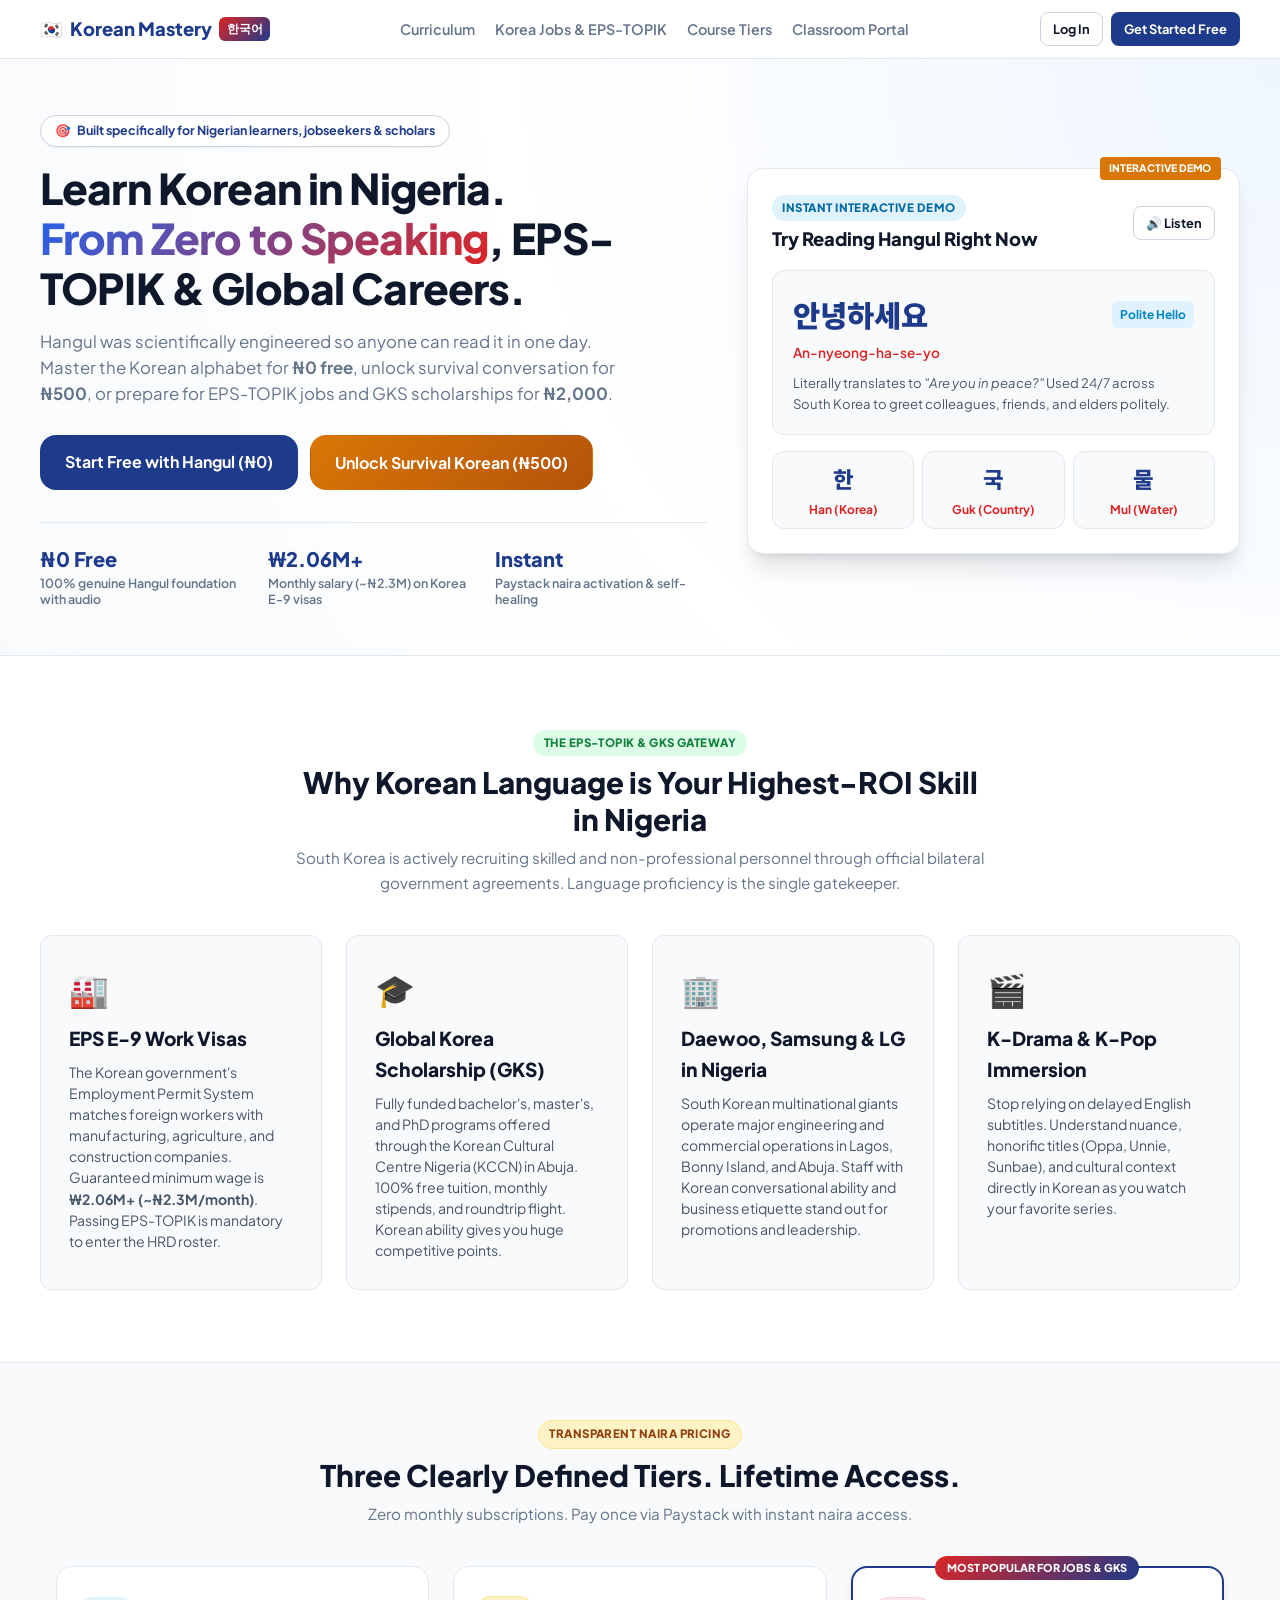
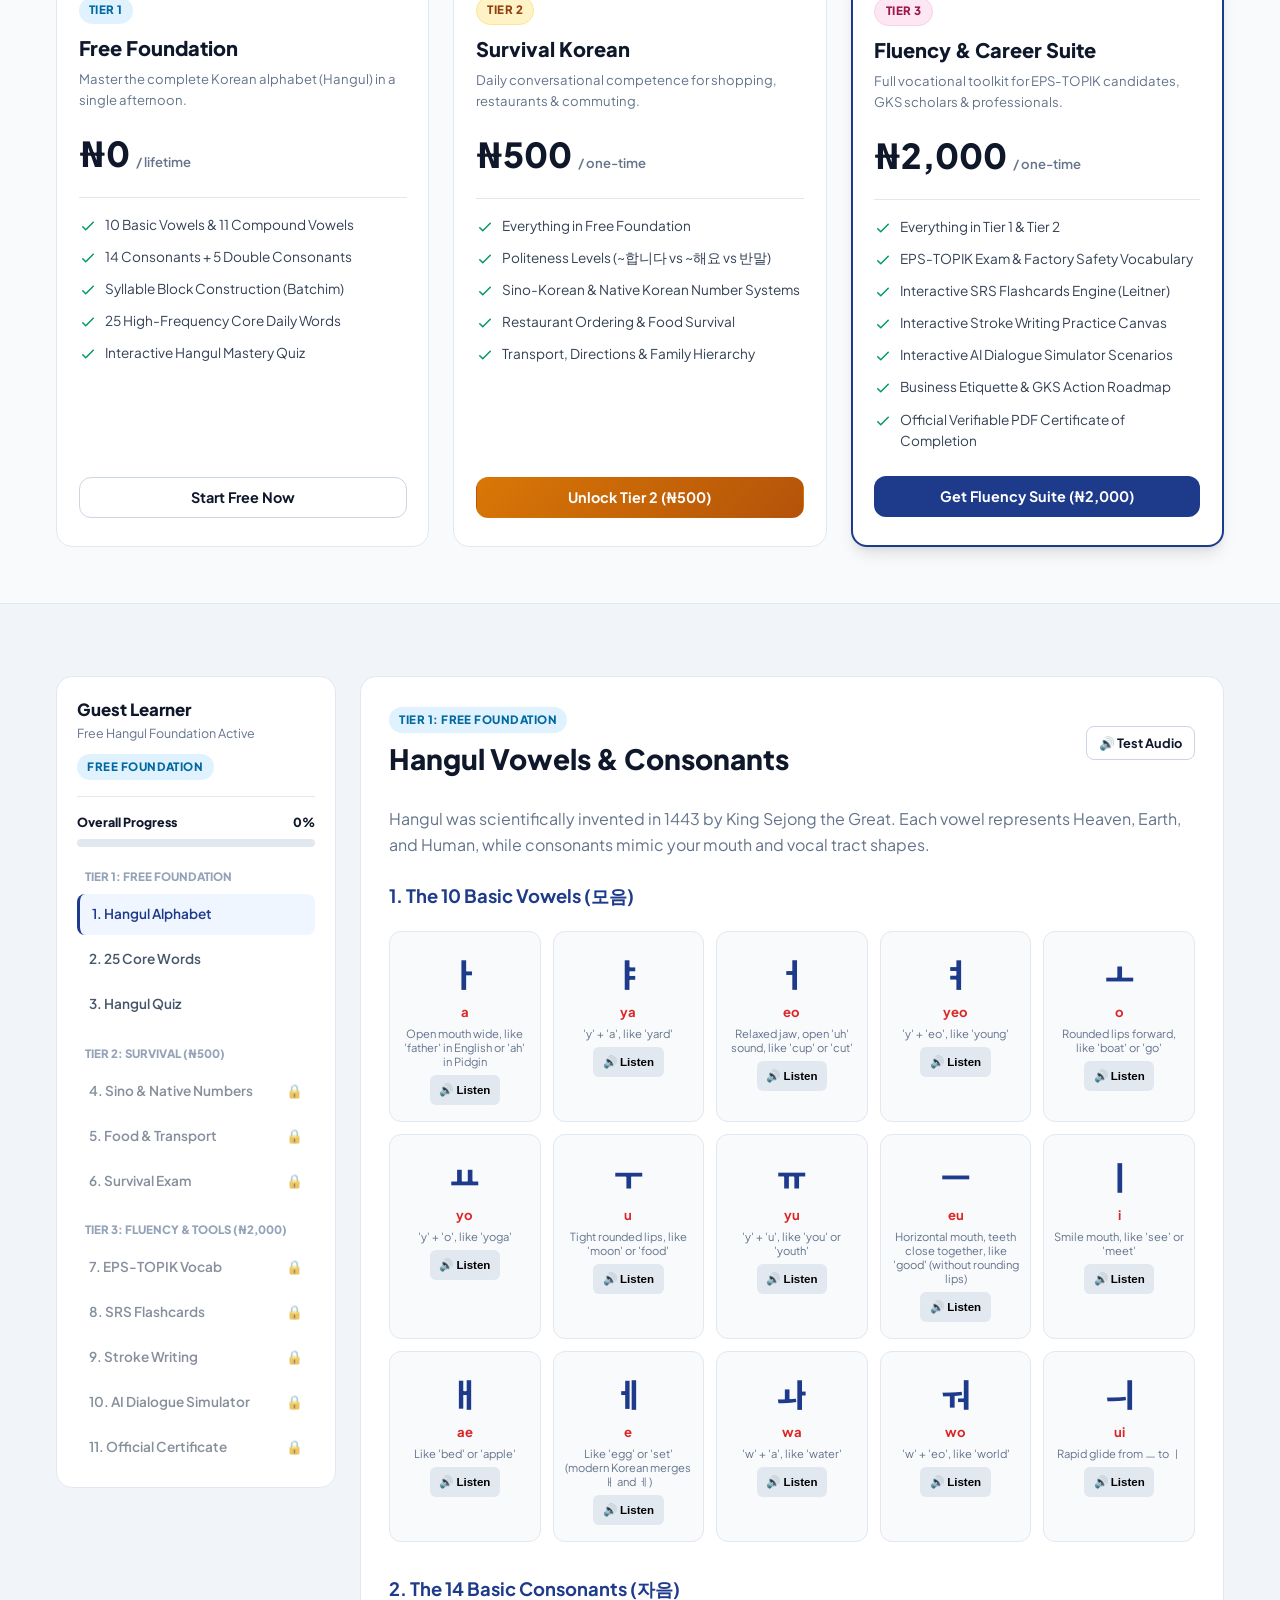
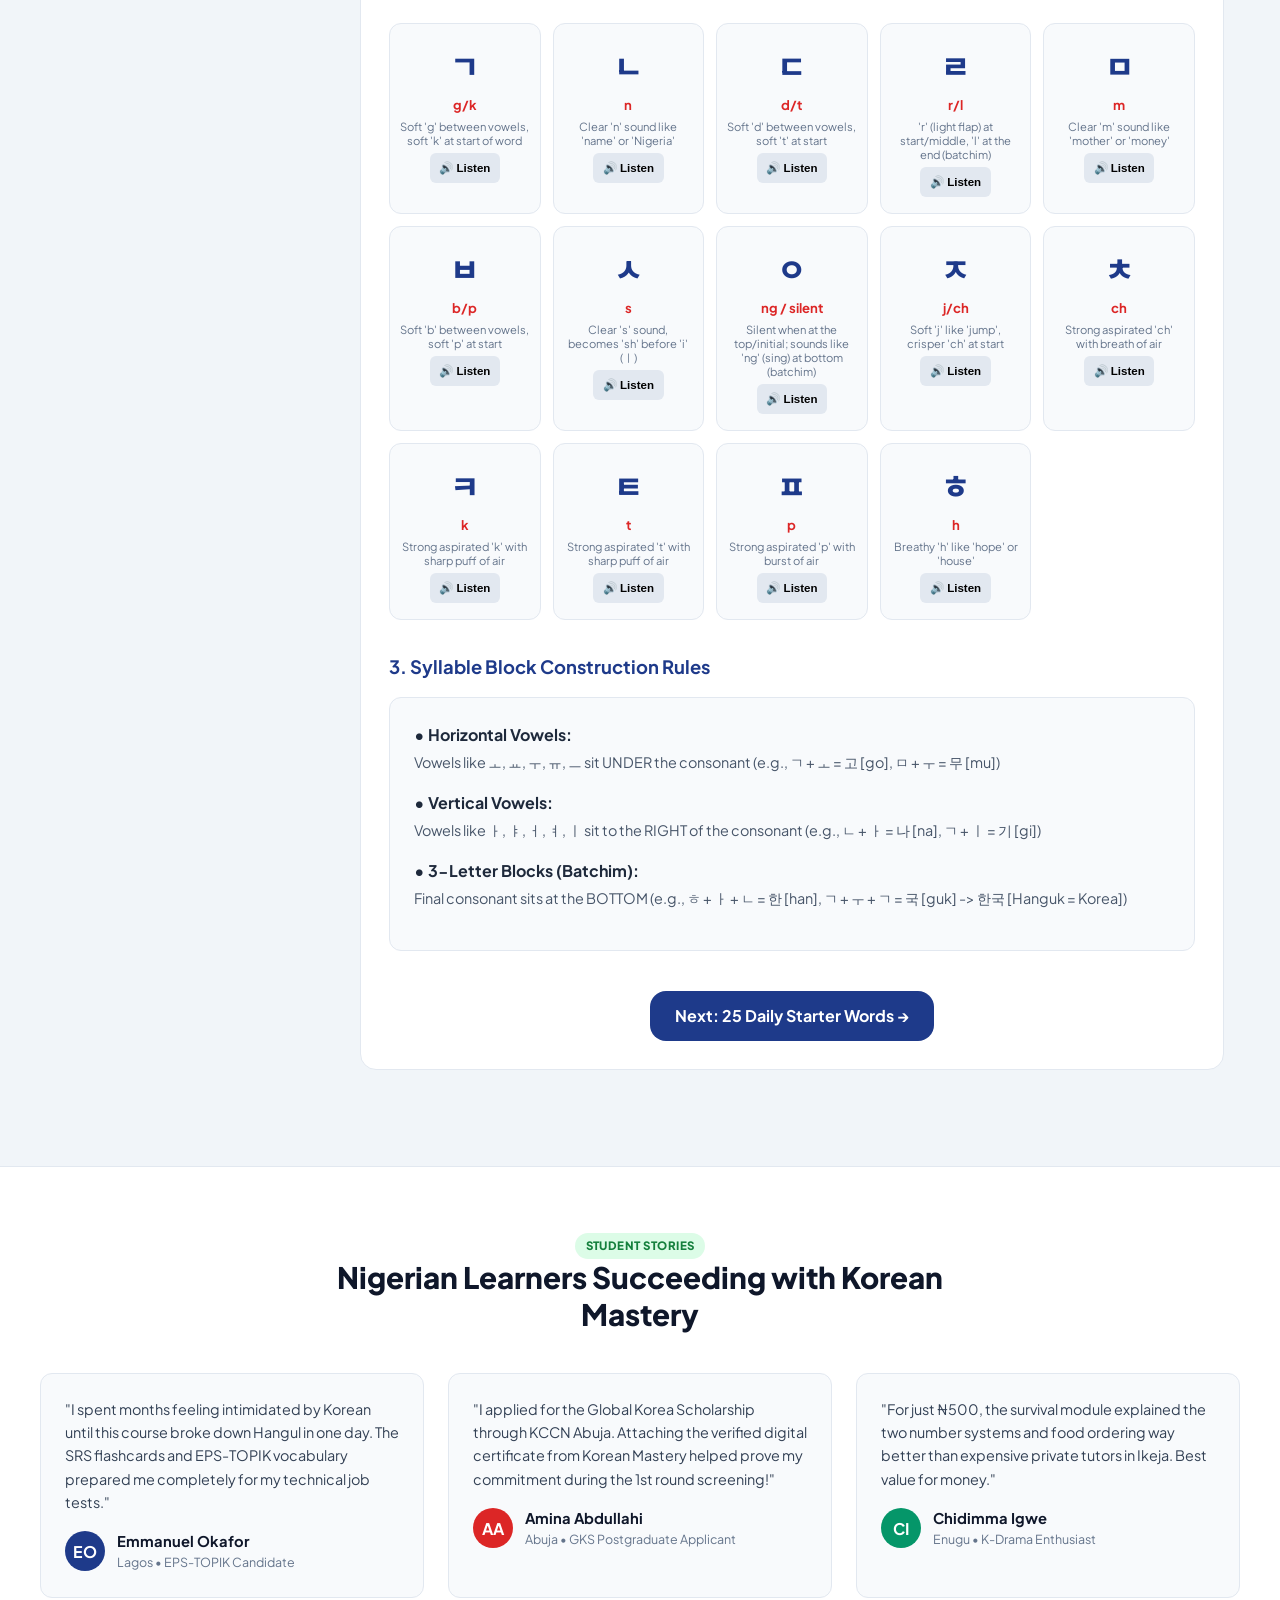
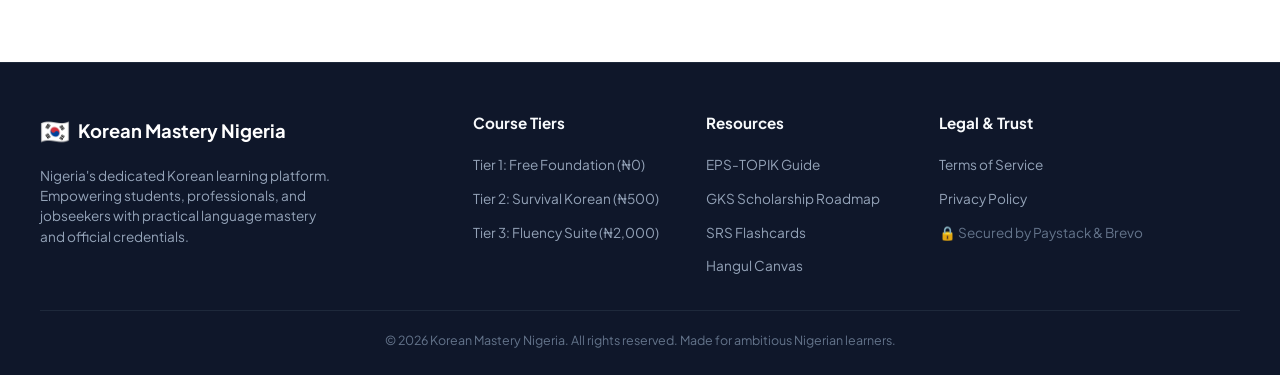
<file: public/index.html>
<!DOCTYPE html>
<html lang="en">
<head>
  <meta charset="UTF-8">
  <meta name="viewport" content="width=device-width, initial-scale=1.0">
  <title>Korean Mastery Nigeria 🇰🇷 | Learn Korean for Jobs, EPS-TOPIK, GKS & Daily Life</title>
  <meta name="description" content="The scientifically structured Korean language course built for Nigerians. Master Hangul for free, speak survival Korean for ₦500, and unlock EPS-TOPIK fluency tools for ₦2,000.">
  
  <!-- Google Fonts: Noto Sans KR & Plus Jakarta Sans -->
  <link rel="preconnect" href="https://fonts.googleapis.com">
  <link rel="preconnect" href="https://fonts.gstatic.com" crossorigin>
  <link href="https://fonts.googleapis.com/css2?family=Noto+Sans+KR:wght@300;400;500;700;900&family=Plus+Jakarta+Sans:wght@400;500;600;700;800&display=swap" rel="stylesheet">
  
  <!-- Stylesheet -->
  <link rel="stylesheet" href="styles.css">

  <!-- Paystack Inline JS (Synchronous load for instant popup readiness) -->
  <script src="https://js.paystack.co/v1/inline.js"></script>
  <!-- Google Identity Services -->
  <script src="https://accounts.google.com/gsi/client" async defer></script>
</head>
<body>

  <!-- ==============================================================================
       NAVBAR
       ============================================================================== -->
  <nav class="navbar">
    <div class="nav-container">
      <a href="#" class="logo">
        <span>🇰🇷</span>
        <span>Korean Mastery</span>
        <span class="logo-badge">한국어</span>
      </a>

      <ul class="nav-links">
        <li><a href="#curriculum" class="nav-link">Curriculum</a></li>
        <li><a href="#epstopik" class="nav-link">Korea Jobs & EPS-TOPIK</a></li>
        <li><a href="#pricing" class="nav-link">Course Tiers</a></li>
        <li><a href="#portal" class="nav-link" onclick="switchTab('tier1_hangul')">Classroom Portal</a></li>
      </ul>

      <div class="nav-auth-actions" id="navAuthContainer">
        <!-- Injected dynamically by app.js -->
        <button class="btn btn-outline btn-sm" onclick="openModal('loginModal')">Log In</button>
        <button class="btn btn-primary btn-sm" onclick="openModal('registerModal')">Get Started Free</button>
      </div>
    </div>
  </nav>

  <!-- ==============================================================================
       HERO SECTION
       ============================================================================== -->
  <header class="hero-section">
    <div class="hero-container">
      <div class="hero-text-content">
        <div class="hero-pill">
          <span>🎯</span> Built specifically for Nigerian learners, jobseekers & scholars
        </div>
        <h1 class="hero-title">
          Learn Korean in Nigeria. <br>
          <span class="highlight">From Zero to Speaking</span>, EPS-TOPIK & Global Careers.
        </h1>
        <p class="hero-subtitle">
          Hangul was scientifically engineered so anyone can read it in one day. Master the Korean alphabet for <strong>₦0 free</strong>, unlock survival conversation for <strong>₦500</strong>, or prepare for EPS-TOPIK jobs and GKS scholarships for <strong>₦2,000</strong>.
        </p>

        <div class="hero-cta-group">
          <a href="#portal" class="btn btn-primary btn-lg" onclick="switchTab('tier1_hangul')">
            Start Free with Hangul (₦0)
          </a>
          <button class="btn btn-gold btn-lg" onclick="startCheckout(2)">
            Unlock Survival Korean (₦500)
          </button>
        </div>

        <div class="hero-stats-row">
          <div class="stat-item">
            <h4>₦0 Free</h4>
            <p>100% genuine Hangul foundation with audio</p>
          </div>
          <div class="stat-item">
            <h4>₩2.06M+</h4>
            <p>Monthly salary (~₦2.3M) on Korea E-9 visas</p>
          </div>
          <div class="stat-item">
            <h4>Instant</h4>
            <p>Paystack naira activation & self-healing</p>
          </div>
        </div>
      </div>

      <div class="hero-card-preview">
        <div style="display: flex; justify-content: space-between; align-items: center; margin-bottom: 1rem;">
          <div>
            <span class="badge badge-free">Instant Interactive Demo</span>
            <h3 style="font-size: 1.15rem; font-weight: 800; margin-top: 0.2rem;">Try Reading Hangul Right Now</h3>
          </div>
          <button class="btn btn-outline btn-sm" onclick="playKoreanAudio('안녕하세요')">🔊 Listen</button>
        </div>

        <div style="background: #f8fafc; border: 1px solid #e2e8f0; border-radius: 12px; padding: 1.25rem; margin-bottom: 1rem;">
          <div style="display: flex; justify-content: space-between; align-items: center;">
            <span class="hangul-text" style="font-size: 1.85rem; font-weight: 900; color: #1e3a8a;">안녕하세요</span>
            <span style="background: #e0f2fe; color: #0284c7; padding: 4px 8px; border-radius: 6px; font-size: 0.75rem; font-weight: 700;">Polite Hello</span>
          </div>
          <div style="color: #dc2626; font-size: 0.85rem; font-weight: 600; margin: 0.25rem 0;">An-nyeong-ha-se-yo</div>
          <p style="font-size: 0.82rem; color: #475569; margin-top: 0.5rem;">
            Literally translates to <em>"Are you in peace?"</em> Used 24/7 across South Korea to greet colleagues, friends, and elders politely.
          </p>
        </div>

        <div style="display: grid; grid-template-columns: repeat(3, 1fr); gap: 0.5rem;">
          <div class="char-card" style="padding: 0.6rem 0.4rem;" onclick="playKoreanAudio('한')">
            <div class="char-glyph" style="font-size: 1.4rem;">한</div>
            <div class="char-rom" style="font-size: 0.75rem;">Han (Korea)</div>
          </div>
          <div class="char-card" style="padding: 0.6rem 0.4rem;" onclick="playKoreanAudio('국')">
            <div class="char-glyph" style="font-size: 1.4rem;">국</div>
            <div class="char-rom" style="font-size: 0.75rem;">Guk (Country)</div>
          </div>
          <div class="char-card" style="padding: 0.6rem 0.4rem;" onclick="playKoreanAudio('물')">
            <div class="char-glyph" style="font-size: 1.4rem;">물</div>
            <div class="char-rom" style="font-size: 0.75rem;">Mul (Water)</div>
          </div>
        </div>
      </div>
    </div>
  </header>

  <!-- ==============================================================================
       EPS-TOPIK & NIGERIA MARKET SECTION
       ============================================================================== -->
  <section id="epstopik" style="background: #ffffff; padding: 4.5rem 1.5rem; border-bottom: 1px solid var(--border);">
    <div style="max-width: 1200px; margin: 0 auto;">
      <div class="section-header">
        <span class="badge badge-verified" style="margin-bottom: 0.5rem;">The EPS-TOPIK & GKS Gateway</span>
        <h2 class="section-title">Why Korean Language is Your Highest-ROI Skill in Nigeria</h2>
        <p class="section-subtitle">
          South Korea is actively recruiting skilled and non-professional personnel through official bilateral government agreements. Language proficiency is the single gatekeeper.
        </p>
      </div>

      <div style="display: grid; grid-template-columns: repeat(auto-fit, minmax(280px, 1fr)); gap: 1.5rem;">
        <div style="background: #f8fafc; border: 1px solid #e2e8f0; border-radius: 12px; padding: 1.75rem;">
          <div style="font-size: 2rem; margin-bottom: 0.5rem;">🏭</div>
          <h3 style="font-size: 1.2rem; font-weight: 800; color: #0f172a; margin-bottom: 0.5rem;">EPS E-9 Work Visas</h3>
          <p style="font-size: 0.88rem; color: #475569; line-height: 1.5;">
            The Korean government's Employment Permit System matches foreign workers with manufacturing, agriculture, and construction companies. Guaranteed minimum wage is <strong>₩2.06M+ (~₦2.3M/month)</strong>. Passing EPS-TOPIK is mandatory to enter the HRD roster.
          </p>
        </div>

        <div style="background: #f8fafc; border: 1px solid #e2e8f0; border-radius: 12px; padding: 1.75rem;">
          <div style="font-size: 2rem; margin-bottom: 0.5rem;">🎓</div>
          <h3 style="font-size: 1.2rem; font-weight: 800; color: #0f172a; margin-bottom: 0.5rem;">Global Korea Scholarship (GKS)</h3>
          <p style="font-size: 0.88rem; color: #475569; line-height: 1.5;">
            Fully funded bachelor's, master's, and PhD programs offered through the Korean Cultural Centre Nigeria (KCCN) in Abuja. 100% free tuition, monthly stipends, and roundtrip flight. Korean ability gives you huge competitive points.
          </p>
        </div>

        <div style="background: #f8fafc; border: 1px solid #e2e8f0; border-radius: 12px; padding: 1.75rem;">
          <div style="font-size: 2rem; margin-bottom: 0.5rem;">🏢</div>
          <h3 style="font-size: 1.2rem; font-weight: 800; color: #0f172a; margin-bottom: 0.5rem;">Daewoo, Samsung & LG in Nigeria</h3>
          <p style="font-size: 0.88rem; color: #475569; line-height: 1.5;">
            South Korean multinational giants operate major engineering and commercial operations in Lagos, Bonny Island, and Abuja. Staff with Korean conversational ability and business etiquette stand out for promotions and leadership.
          </p>
        </div>

        <div style="background: #f8fafc; border: 1px solid #e2e8f0; border-radius: 12px; padding: 1.75rem;">
          <div style="font-size: 2rem; margin-bottom: 0.5rem;">🎬</div>
          <h3 style="font-size: 1.2rem; font-weight: 800; color: #0f172a; margin-bottom: 0.5rem;">K-Drama & K-Pop Immersion</h3>
          <p style="font-size: 0.88rem; color: #475569; line-height: 1.5;">
            Stop relying on delayed English subtitles. Understand nuance, honorific titles (Oppa, Unnie, Sunbae), and cultural context directly in Korean as you watch your favorite series.
          </p>
        </div>
      </div>
    </div>
  </section>

  <!-- ==============================================================================
       PRICING & COURSE TIERS
       ============================================================================== -->
  <section id="pricing" class="pricing-section">
    <div class="section-header">
      <span class="badge badge-tier2" style="margin-bottom: 0.5rem;">Transparent Naira Pricing</span>
      <h2 class="section-title">Three Clearly Defined Tiers. Lifetime Access.</h2>
      <p class="section-subtitle">
        Zero monthly subscriptions. Pay once via Paystack with instant naira access.
      </p>
    </div>

    <div class="pricing-grid">
      <!-- Tier 1: Free Foundation -->
      <div class="pricing-card">
        <div>
          <div class="tier-header">
            <span class="badge badge-free">Tier 1</span>
            <h3 class="tier-title" style="margin-top: 0.5rem;">Free Foundation</h3>
            <p class="tier-target">Master the complete Korean alphabet (Hangul) in a single afternoon.</p>
          </div>

          <div class="tier-price-box">
            <div class="tier-price">₦0 <span>/ lifetime</span></div>
          </div>

          <ul class="feature-list">
            <li>
              <svg width="18" height="18" fill="none" viewBox="0 0 24 24" stroke="currentColor"><path stroke-linecap="round" stroke-linejoin="round" stroke-width="2" d="M5 13l4 4L19 7"/></svg>
              <span>10 Basic Vowels & 11 Compound Vowels</span>
            </li>
            <li>
              <svg width="18" height="18" fill="none" viewBox="0 0 24 24" stroke="currentColor"><path stroke-linecap="round" stroke-linejoin="round" stroke-width="2" d="M5 13l4 4L19 7"/></svg>
              <span>14 Consonants + 5 Double Consonants</span>
            </li>
            <li>
              <svg width="18" height="18" fill="none" viewBox="0 0 24 24" stroke="currentColor"><path stroke-linecap="round" stroke-linejoin="round" stroke-width="2" d="M5 13l4 4L19 7"/></svg>
              <span>Syllable Block Construction (Batchim)</span>
            </li>
            <li>
              <svg width="18" height="18" fill="none" viewBox="0 0 24 24" stroke="currentColor"><path stroke-linecap="round" stroke-linejoin="round" stroke-width="2" d="M5 13l4 4L19 7"/></svg>
              <span>25 High-Frequency Core Daily Words</span>
            </li>
            <li>
              <svg width="18" height="18" fill="none" viewBox="0 0 24 24" stroke="currentColor"><path stroke-linecap="round" stroke-linejoin="round" stroke-width="2" d="M5 13l4 4L19 7"/></svg>
              <span>Interactive Hangul Mastery Quiz</span>
            </li>
          </ul>
        </div>

        <button class="btn btn-outline" style="width: 100%;" onclick="switchTab('tier1_hangul')">
          Start Free Now
        </button>
      </div>

      <!-- Tier 2: Survival Korean -->
      <div class="pricing-card">
        <div>
          <div class="tier-header">
            <span class="badge badge-tier2">Tier 2</span>
            <h3 class="tier-title" style="margin-top: 0.5rem;">Survival Korean</h3>
            <p class="tier-target">Daily conversational competence for shopping, restaurants & commuting.</p>
          </div>

          <div class="tier-price-box">
            <div class="tier-price">₦500 <span>/ one-time</span></div>
          </div>

          <ul class="feature-list">
            <li>
              <svg width="18" height="18" fill="none" viewBox="0 0 24 24" stroke="currentColor"><path stroke-linecap="round" stroke-linejoin="round" stroke-width="2" d="M5 13l4 4L19 7"/></svg>
              <span>Everything in Free Foundation</span>
            </li>
            <li>
              <svg width="18" height="18" fill="none" viewBox="0 0 24 24" stroke="currentColor"><path stroke-linecap="round" stroke-linejoin="round" stroke-width="2" d="M5 13l4 4L19 7"/></svg>
              <span>Politeness Levels (~합니다 vs ~해요 vs 반말)</span>
            </li>
            <li>
              <svg width="18" height="18" fill="none" viewBox="0 0 24 24" stroke="currentColor"><path stroke-linecap="round" stroke-linejoin="round" stroke-width="2" d="M5 13l4 4L19 7"/></svg>
              <span>Sino-Korean & Native Korean Number Systems</span>
            </li>
            <li>
              <svg width="18" height="18" fill="none" viewBox="0 0 24 24" stroke="currentColor"><path stroke-linecap="round" stroke-linejoin="round" stroke-width="2" d="M5 13l4 4L19 7"/></svg>
              <span>Restaurant Ordering & Food Survival</span>
            </li>
            <li>
              <svg width="18" height="18" fill="none" viewBox="0 0 24 24" stroke="currentColor"><path stroke-linecap="round" stroke-linejoin="round" stroke-width="2" d="M5 13l4 4L19 7"/></svg>
              <span>Transport, Directions & Family Hierarchy</span>
            </li>
          </ul>
        </div>

        <button class="btn btn-gold" style="width: 100%;" onclick="startCheckout(2)">
          Unlock Tier 2 (₦500)
        </button>
      </div>

      <!-- Tier 3: Fluency & Career Tools -->
      <div class="pricing-card featured popular-badge">
        <div>
          <div class="tier-header">
            <span class="badge badge-tier3">Tier 3</span>
            <h3 class="tier-title" style="margin-top: 0.5rem;">Fluency & Career Suite</h3>
            <p class="tier-target">Full vocational toolkit for EPS-TOPIK candidates, GKS scholars & professionals.</p>
          </div>

          <div class="tier-price-box">
            <div class="tier-price">₦2,000 <span>/ one-time</span></div>
          </div>

          <ul class="feature-list">
            <li>
              <svg width="18" height="18" fill="none" viewBox="0 0 24 24" stroke="currentColor"><path stroke-linecap="round" stroke-linejoin="round" stroke-width="2" d="M5 13l4 4L19 7"/></svg>
              <span>Everything in Tier 1 & Tier 2</span>
            </li>
            <li>
              <svg width="18" height="18" fill="none" viewBox="0 0 24 24" stroke="currentColor"><path stroke-linecap="round" stroke-linejoin="round" stroke-width="2" d="M5 13l4 4L19 7"/></svg>
              <span>EPS-TOPIK Exam & Factory Safety Vocabulary</span>
            </li>
            <li>
              <svg width="18" height="18" fill="none" viewBox="0 0 24 24" stroke="currentColor"><path stroke-linecap="round" stroke-linejoin="round" stroke-width="2" d="M5 13l4 4L19 7"/></svg>
              <span>Interactive SRS Flashcards Engine (Leitner)</span>
            </li>
            <li>
              <svg width="18" height="18" fill="none" viewBox="0 0 24 24" stroke="currentColor"><path stroke-linecap="round" stroke-linejoin="round" stroke-width="2" d="M5 13l4 4L19 7"/></svg>
              <span>Interactive Stroke Writing Practice Canvas</span>
            </li>
            <li>
              <svg width="18" height="18" fill="none" viewBox="0 0 24 24" stroke="currentColor"><path stroke-linecap="round" stroke-linejoin="round" stroke-width="2" d="M5 13l4 4L19 7"/></svg>
              <span>Interactive AI Dialogue Simulator Scenarios</span>
            </li>
            <li>
              <svg width="18" height="18" fill="none" viewBox="0 0 24 24" stroke="currentColor"><path stroke-linecap="round" stroke-linejoin="round" stroke-width="2" d="M5 13l4 4L19 7"/></svg>
              <span>Business Etiquette & GKS Action Roadmap</span>
            </li>
            <li>
              <svg width="18" height="18" fill="none" viewBox="0 0 24 24" stroke="currentColor"><path stroke-linecap="round" stroke-linejoin="round" stroke-width="2" d="M5 13l4 4L19 7"/></svg>
              <span>Official Verifiable PDF Certificate of Completion</span>
            </li>
          </ul>
        </div>

        <button class="btn btn-primary" style="width: 100%;" onclick="startCheckout(3)">
          Get Fluency Suite (₦2,000)
        </button>
      </div>
    </div>
  </section>

  <!-- ==============================================================================
       INTERACTIVE LEARNING PORTAL & CLASSROOM
       ============================================================================== -->
  <section id="portal" style="background: #f1f5f9; padding: 3rem 0; border-top: 1px solid var(--border);">
    <div class="portal-container">
      
      <!-- Sidebar Navigation -->
      <aside class="portal-sidebar">
        <div id="sidebarUserInfo">
          <!-- Injected dynamically by app.js -->
        </div>

        <div class="progress-widget">
          <div class="progress-label">
            <span>Overall Progress</span>
            <span id="progressPercentageLabel">0%</span>
          </div>
          <div class="progress-bar-bg">
            <div id="progressBarFill" class="progress-bar-fill"></div>
          </div>
        </div>

        <ul class="portal-nav-list">
          <li style="font-size: 0.72rem; font-weight: 800; color: #94a3b8; text-transform: uppercase; margin: 0.5rem 0 0.2rem; padding: 0 0.5rem;">
            Tier 1: Free Foundation
          </li>
          <li class="portal-nav-item active" data-tab="tier1_hangul">
            <span>1. Hangul Alphabet</span>
          </li>
          <li class="portal-nav-item" data-tab="tier1_words">
            <span>2. 25 Core Words</span>
          </li>
          <li class="portal-nav-item" data-tab="tier1_quiz">
            <span>3. Hangul Quiz</span>
          </li>

          <li style="font-size: 0.72rem; font-weight: 800; color: #94a3b8; text-transform: uppercase; margin: 1rem 0 0.2rem; padding: 0 0.5rem;">
            Tier 2: Survival (₦500)
          </li>
          <li class="portal-nav-item locked" data-tab="tier2_numbers">
            <span>4. Sino & Native Numbers</span>
            <span class="lock-icon">🔒</span>
          </li>
          <li class="portal-nav-item locked" data-tab="tier2_daily">
            <span>5. Food & Transport</span>
            <span class="lock-icon">🔒</span>
          </li>
          <li class="portal-nav-item locked" data-tab="tier2_quiz">
            <span>6. Survival Exam</span>
            <span class="lock-icon">🔒</span>
          </li>

          <li style="font-size: 0.72rem; font-weight: 800; color: #94a3b8; text-transform: uppercase; margin: 1rem 0 0.2rem; padding: 0 0.5rem;">
            Tier 3: Fluency & Tools (₦2,000)
          </li>
          <li class="portal-nav-item locked" data-tab="tier3_epstopik">
            <span>7. EPS-TOPIK Vocab</span>
            <span class="lock-icon">🔒</span>
          </li>
          <li class="portal-nav-item locked" data-tab="tier3_srs">
            <span>8. SRS Flashcards</span>
            <span class="lock-icon">🔒</span>
          </li>
          <li class="portal-nav-item locked" data-tab="tier3_writing">
            <span>9. Stroke Writing</span>
            <span class="lock-icon">🔒</span>
          </li>
          <li class="portal-nav-item locked" data-tab="tier3_dialogue">
            <span>10. AI Dialogue Simulator</span>
            <span class="lock-icon">🔒</span>
          </li>
          <li class="portal-nav-item locked" data-tab="tier3_certificate">
            <span>11. Official Certificate</span>
            <span class="lock-icon">🔒</span>
          </li>
        </ul>
      </aside>

      <!-- Main Learning Area -->
      <main class="portal-content-area" id="portalContentArea">
        <!-- Rendered dynamically by app.js -->
      </main>

    </div>
  </section>

  <!-- ==============================================================================
       TESTIMONIALS & TRUST
       ============================================================================== -->
  <section style="background: white; padding: 4rem 1.5rem; border-top: 1px solid var(--border);">
    <div style="max-width: 1200px; margin: 0 auto;">
      <div class="section-header">
        <span class="badge badge-verified">Student Stories</span>
        <h2 class="section-title">Nigerian Learners Succeeding with Korean Mastery</h2>
      </div>

      <div style="display: grid; grid-template-columns: repeat(auto-fit, minmax(300px, 1fr)); gap: 1.5rem;">
        <div style="background: #f8fafc; border: 1px solid #e2e8f0; border-radius: 12px; padding: 1.5rem;">
          <p style="font-size: 0.9rem; color: #334155; margin-bottom: 1rem;">
            "I spent months feeling intimidated by Korean until this course broke down Hangul in one day. The SRS flashcards and EPS-TOPIK vocabulary prepared me completely for my technical job tests."
          </p>
          <div style="display: flex; align-items: center; gap: 0.75rem;">
            <div style="background: #1e3a8a; color: white; width: 40px; height: 40px; border-radius: 50%; display: flex; align-items: center; justify-content: center; font-weight: 700;">EO</div>
            <div>
              <div style="font-weight: 700; font-size: 0.92rem; color: #0f172a;">Emmanuel Okafor</div>
              <div style="font-size: 0.78rem; color: #64748b;">Lagos • EPS-TOPIK Candidate</div>
            </div>
          </div>
        </div>

        <div style="background: #f8fafc; border: 1px solid #e2e8f0; border-radius: 12px; padding: 1.5rem;">
          <p style="font-size: 0.9rem; color: #334155; margin-bottom: 1rem;">
            "I applied for the Global Korea Scholarship through KCCN Abuja. Attaching the verified digital certificate from Korean Mastery helped prove my commitment during the 1st round screening!"
          </p>
          <div style="display: flex; align-items: center; gap: 0.75rem;">
            <div style="background: #dc2626; color: white; width: 40px; height: 40px; border-radius: 50%; display: flex; align-items: center; justify-content: center; font-weight: 700;">AA</div>
            <div>
              <div style="font-weight: 700; font-size: 0.92rem; color: #0f172a;">Amina Abdullahi</div>
              <div style="font-size: 0.78rem; color: #64748b;">Abuja • GKS Postgraduate Applicant</div>
            </div>
          </div>
        </div>

        <div style="background: #f8fafc; border: 1px solid #e2e8f0; border-radius: 12px; padding: 1.5rem;">
          <p style="font-size: 0.9rem; color: #334155; margin-bottom: 1rem;">
            "For just ₦500, the survival module explained the two number systems and food ordering way better than expensive private tutors in Ikeja. Best value for money."
          </p>
          <div style="display: flex; align-items: center; gap: 0.75rem;">
            <div style="background: #059669; color: white; width: 40px; height: 40px; border-radius: 50%; display: flex; align-items: center; justify-content: center; font-weight: 700;">CI</div>
            <div>
              <div style="font-weight: 700; font-size: 0.92rem; color: #0f172a;">Chidimma Igwe</div>
              <div style="font-size: 0.78rem; color: #64748b;">Enugu • K-Drama Enthusiast</div>
            </div>
          </div>
        </div>
      </div>
    </div>
  </section>

  <!-- ==============================================================================
       FOOTER
       ============================================================================== -->
  <footer class="footer">
    <div class="footer-container">
      <div class="footer-col">
        <div style="display: flex; align-items: center; gap: 0.5rem; margin-bottom: 1rem;">
          <span style="font-size: 1.5rem;">🇰🇷</span>
          <strong style="font-size: 1.15rem; color: white;">Korean Mastery Nigeria</strong>
        </div>
        <p style="font-size: 0.85rem; color: #94a3b8; max-width: 300px; line-height: 1.5;">
          Nigeria's dedicated Korean learning platform. Empowering students, professionals, and jobseekers with practical language mastery and official credentials.
        </p>
      </div>

      <div class="footer-col">
        <h4>Course Tiers</h4>
        <ul>
          <li><a onclick="switchTab('tier1_hangul')">Tier 1: Free Foundation (₦0)</a></li>
          <li><a onclick="startCheckout(2)">Tier 2: Survival Korean (₦500)</a></li>
          <li><a onclick="startCheckout(3)">Tier 3: Fluency Suite (₦2,000)</a></li>
        </ul>
      </div>

      <div class="footer-col">
        <h4>Resources</h4>
        <ul>
          <li><a href="#epstopik">EPS-TOPIK Guide</a></li>
          <li><a href="#epstopik">GKS Scholarship Roadmap</a></li>
          <li><a onclick="switchTab('tier3_srs')">SRS Flashcards</a></li>
          <li><a onclick="switchTab('tier3_writing')">Hangul Canvas</a></li>
        </ul>
      </div>

      <div class="footer-col">
        <h4>Legal & Trust</h4>
        <ul>
          <li><a onclick="openModal('termsModal')">Terms of Service</a></li>
          <li><a onclick="openModal('privacyModal')">Privacy Policy</a></li>
          <li><span style="color: #64748b; font-size: 0.85rem;">🔒 Secured by Paystack & Brevo</span></li>
        </ul>
      </div>
    </div>

    <div class="footer-bottom">
      © 2026 Korean Mastery Nigeria. All rights reserved. Made for ambitious Nigerian learners.
    </div>
  </footer>

  <!-- ==============================================================================
       MODALS: AUTH, LEGAL & UPGRADES
       ============================================================================== -->
  
  <!-- Register Modal -->
  <div id="registerModal" class="modal-backdrop">
    <div class="modal-card">
      <button class="modal-close" onclick="closeModal('registerModal')">✕</button>
      <h3 style="font-size: 1.35rem; font-weight: 800; color: #0f172a; margin-bottom: 0.25rem;">Create Your Free Account</h3>
      <p style="color: #64748b; font-size: 0.85rem; margin-bottom: 1.25rem;">Start learning Hangul immediately with zero fees.</p>

      <!-- Google Sign In Button -->
      <button type="button" class="btn-google" onclick="triggerGoogleSignIn()">
        <svg viewBox="0 0 24 24">
          <path fill="#4285F4" d="M22.56 12.25c0-.78-.07-1.53-.2-2.25H12v4.26h5.92c-.26 1.37-1.04 2.53-2.21 3.31v2.77h3.57c2.08-1.92 3.28-4.74 3.28-8.09z"/>
          <path fill="#34A853" d="M12 23c2.97 0 5.46-.98 7.28-2.66l-3.57-2.77c-.98.66-2.23 1.06-3.71 1.06-2.86 0-5.29-1.93-6.16-4.53H2.18v2.84C3.99 20.53 7.7 23 12 23z"/>
          <path fill="#FBBC05" d="M5.84 14.09c-.22-.66-.35-1.36-.35-2.09s.13-1.43.35-2.09V7.06H2.18C1.43 8.55 1 10.22 1 12s.43 3.45 1.18 4.94l2.85-2.22.81-.63z"/>
          <path fill="#EA4335" d="M12 5.38c1.62 0 3.06.56 4.21 1.64l3.15-3.15C17.45 2.09 14.97 1 12 1 7.7 1 3.99 3.47 2.18 7.06l3.66 2.84c.87-2.6 3.3-4.52 6.16-4.52z"/>
        </svg>
        <span>Continue with Google</span>
      </button>

      <div class="auth-divider">or with email</div>

      <form id="registerForm">
        <div style="margin-bottom: 1rem;">
          <label style="display: block; font-size: 0.82rem; font-weight: 700; margin-bottom: 0.35rem;">Full Name</label>
          <input type="text" name="full_name" required placeholder="e.g. Emmanuel Adeyemi" style="width: 100%; padding: 0.65rem 0.85rem; border-radius: 8px; border: 1px solid #cbd5e1; font-family: inherit;">
        </div>

        <div style="margin-bottom: 1rem;">
          <label style="display: block; font-size: 0.82rem; font-weight: 700; margin-bottom: 0.35rem;">Email Address</label>
          <input type="email" name="email" required placeholder="you@example.com" style="width: 100%; padding: 0.65rem 0.85rem; border-radius: 8px; border: 1px solid #cbd5e1; font-family: inherit;">
        </div>

        <div style="margin-bottom: 1.5rem;">
          <label style="display: block; font-size: 0.82rem; font-weight: 700; margin-bottom: 0.35rem;">Password (Min 6 characters)</label>
          <div class="password-wrapper">
            <input type="password" id="registerPassword" name="password" required minlength="6" placeholder="••••••••">
            <button type="button" class="toggle-password-btn" onclick="togglePasswordVisibility('registerPassword', this)" title="Show/Hide Password">
              👁️
            </button>
          </div>
        </div>

        <button type="submit" class="btn btn-primary" style="width: 100%; padding: 0.75rem;">Create Account & Start Learning</button>
      </form>

      <div style="text-align: center; margin-top: 1.25rem; font-size: 0.85rem; color: #64748b;">
        Already have an account? <a onclick="closeModal('registerModal'); openModal('loginModal')" style="color: #2563eb; font-weight: 700; cursor: pointer;">Log In</a>
      </div>
    </div>
  </div>

  <!-- Login Modal -->
  <div id="loginModal" class="modal-backdrop">
    <div class="modal-card">
      <button class="modal-close" onclick="closeModal('loginModal')">✕</button>
      <h3 style="font-size: 1.35rem; font-weight: 800; color: #0f172a; margin-bottom: 0.25rem;">Welcome Back</h3>
      <p style="color: #64748b; font-size: 0.85rem; margin-bottom: 1.25rem;">Log in to access your dashboard and lessons.</p>

      <!-- Google Sign In Button -->
      <button type="button" class="btn-google" onclick="triggerGoogleSignIn()">
        <svg viewBox="0 0 24 24">
          <path fill="#4285F4" d="M22.56 12.25c0-.78-.07-1.53-.2-2.25H12v4.26h5.92c-.26 1.37-1.04 2.53-2.21 3.31v2.77h3.57c2.08-1.92 3.28-4.74 3.28-8.09z"/>
          <path fill="#34A853" d="M12 23c2.97 0 5.46-.98 7.28-2.66l-3.57-2.77c-.98.66-2.23 1.06-3.71 1.06-2.86 0-5.29-1.93-6.16-4.53H2.18v2.84C3.99 20.53 7.7 23 12 23z"/>
          <path fill="#FBBC05" d="M5.84 14.09c-.22-.66-.35-1.36-.35-2.09s.13-1.43.35-2.09V7.06H2.18C1.43 8.55 1 10.22 1 12s.43 3.45 1.18 4.94l2.85-2.22.81-.63z"/>
          <path fill="#EA4335" d="M12 5.38c1.62 0 3.06.56 4.21 1.64l3.15-3.15C17.45 2.09 14.97 1 12 1 7.7 1 3.99 3.47 2.18 7.06l3.66 2.84c.87-2.6 3.3-4.52 6.16-4.52z"/>
        </svg>
        <span>Continue with Google</span>
      </button>

      <div class="auth-divider">or with email</div>

      <form id="loginForm">
        <div style="margin-bottom: 1rem;">
          <label style="display: block; font-size: 0.82rem; font-weight: 700; margin-bottom: 0.35rem;">Email Address</label>
          <input type="email" name="email" required placeholder="you@example.com" style="width: 100%; padding: 0.65rem 0.85rem; border-radius: 8px; border: 1px solid #cbd5e1; font-family: inherit;">
        </div>

        <div style="margin-bottom: 1.5rem;">
          <label style="display: block; font-size: 0.82rem; font-weight: 700; margin-bottom: 0.35rem;">Password</label>
          <div class="password-wrapper">
            <input type="password" id="loginPassword" name="password" required placeholder="••••••••">
            <button type="button" class="toggle-password-btn" onclick="togglePasswordVisibility('loginPassword', this)" title="Show/Hide Password">
              👁️
            </button>
          </div>
        </div>

        <button type="submit" class="btn btn-primary" style="width: 100%; padding: 0.75rem;">Log In to Classroom</button>
      </form>

      <div style="text-align: center; margin-top: 1.25rem; font-size: 0.85rem; color: #64748b;">
        Don't have an account yet? <a onclick="closeModal('loginModal'); openModal('registerModal')" style="color: #2563eb; font-weight: 700; cursor: pointer;">Register Free</a>
      </div>
    </div>
  </div>

  <!-- Upgrade Modal -->
  <div id="upgradeModal" class="modal-backdrop">
    <div class="modal-card" style="text-align: center;">
      <button class="modal-close" onclick="closeModal('upgradeModal')">✕</button>
      <div style="font-size: 2.2rem; margin-bottom: 0.5rem;">🔒</div>
      <h3 id="upgradeModalTitle" style="font-size: 1.35rem; font-weight: 800; color: #0f172a; margin-bottom: 0.5rem;">Unlock Course Access</h3>
      <p style="color: #64748b; font-size: 0.88rem; margin-bottom: 1.5rem;">This module requires an active tier upgrade. One-time payment with lifetime access.</p>
      
      <div style="font-size: 2.2rem; font-weight: 900; color: #1e3a8a; margin-bottom: 1.5rem;" id="upgradeModalPrice">₦500</div>

      <button id="upgradeModalBtn" class="btn btn-primary btn-lg" style="width: 100%; margin-bottom: 0.75rem;">
        Upgrade Now via Paystack
      </button>
      <button class="btn btn-outline btn-sm" style="width: 100%;" onclick="closeModal('upgradeModal')">Maybe Later</button>
    </div>
  </div>

  <!-- Plain-Language Terms of Service Modal -->
  <div id="termsModal" class="modal-backdrop">
    <div class="modal-card">
      <button class="modal-close" onclick="closeModal('termsModal')">✕</button>
      <h3 style="font-size: 1.35rem; font-weight: 800; color: #0f172a; margin-bottom: 1rem;">Terms of Service</h3>
      <div style="font-size: 0.88rem; color: #334155; line-height: 1.6; display: flex; flex-direction: column; gap: 0.85rem;">
        <p><strong>1. Our Simple Promise:</strong> Korean Mastery Nigeria provides educational Korean language learning materials, tools, quizzes, and certificates. When you purchase a tier, you receive lifetime digital access to that tier.</p>
        <p><strong>2. One-Time Payment, Zero Recurring Charges:</strong> All paid tiers (₦500 and ₦2,000) are strictly one-time payments processed in Nigerian Naira (NGN). We will never charge your card again without your explicit authorization.</p>
        <p><strong>3. Transparent Refund Policy:</strong> If you experience any technical defect or payment billing issue, contact support and we will rectify it or issue a prompt refund within 7 days of purchase.</p>
        <p><strong>4. Personal Learning License:</strong> Your login account is for your individual use. Sharing login credentials publicly is prohibited to maintain server security and certificate integrity.</p>
        <p><strong>5. Educational Credential:</strong> Our certificate verifies curriculum mastery within our platform. Official government programs (such as EPS-TOPIK administered by HRD Korea or GKS via NIIED) require taking their respective exams through official embassy channels.</p>
      </div>
    </div>
  </div>

  <!-- Plain-Language Privacy Policy Modal -->
  <div id="privacyModal" class="modal-backdrop">
    <div class="modal-card">
      <button class="modal-close" onclick="closeModal('privacyModal')">✕</button>
      <h3 style="font-size: 1.35rem; font-weight: 800; color: #0f172a; margin-bottom: 1rem;">Privacy Policy</h3>
      <div style="font-size: 0.88rem; color: #334155; line-height: 1.6; display: flex; flex-direction: column; gap: 0.85rem;">
        <p><strong>1. Information We Collect:</strong> We collect only the information necessary to provide your course access and certificate: your name, email address, and lesson progress.</p>
        <p><strong>2. Payment Security:</strong> We do NOT store your bank card numbers, CVVs, or bank account PINs on our servers. All financial transactions are processed directly by Paystack, a licensed and PCI-DSS certified payment processor in Nigeria.</p>
        <p><strong>3. Email Communications:</strong> We use transactional email (Brevo) solely to send your login access, receipts, and certificate files. We will never sell or rent your email address to third parties or spammers.</p>
        <p><strong>4. Data Control:</strong> You can request the deletion of your account and learning records at any time by contacting support.</p>
      </div>
    </div>
  </div>

  <!-- Scripts with cache-busting -->
  <script src="data.js?v=5.0"></script>
  <script src="app.js?v=5.0"></script>
</body>
</html>
</file>
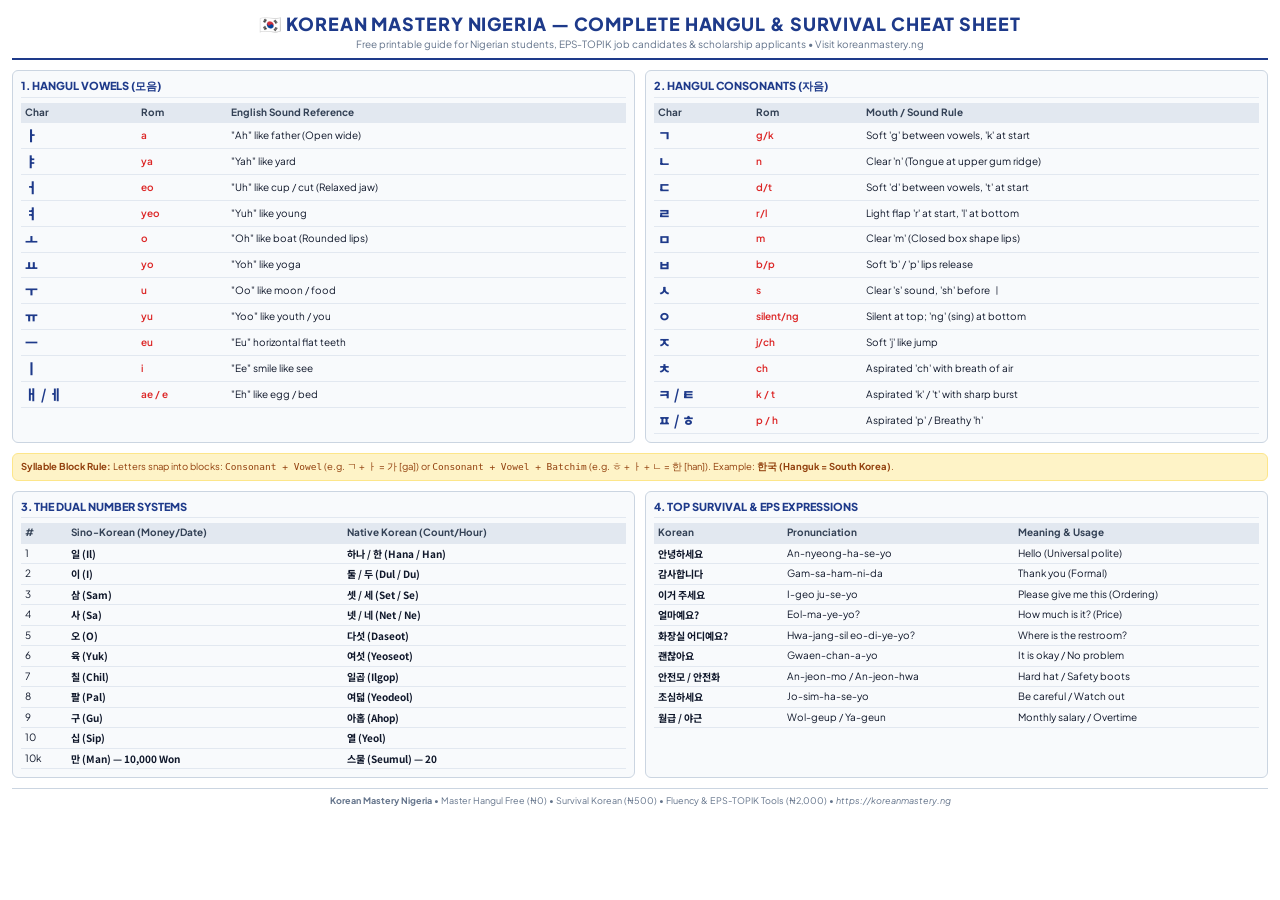
<file: marketing/hangul-cheat-sheet.html>
<!DOCTYPE html>
<html lang="en">
<head>
  <meta charset="UTF-8">
  <meta name="viewport" content="width=device-width, initial-scale=1.0">
  <title>Korean Mastery Nigeria - Complete Hangul & Survival Cheat Sheet</title>
  <style>
    @import url('https://fonts.googleapis.com/css2?family=Noto+Sans+KR:wght@400;700;900&family=Plus+Jakarta+Sans:wght@400;600;700;800&display=swap');

    @page {
      size: A4 portrait;
      margin: 10mm;
    }

    * {
      box-sizing: border-box;
      margin: 0;
      padding: 0;
    }

    body {
      font-family: 'Plus Jakarta Sans', sans-serif;
      color: #0f172a;
      background: #ffffff;
      padding: 12px;
      line-height: 1.35;
      font-size: 11px;
    }

    .hangul {
      font-family: 'Noto Sans KR', sans-serif;
      font-weight: 700;
    }

    .header {
      text-align: center;
      border-bottom: 2px solid #1e3a8a;
      padding-bottom: 6px;
      margin-bottom: 10px;
    }

    .header h1 {
      font-size: 18px;
      color: #1e3a8a;
      font-weight: 800;
      text-transform: uppercase;
      letter-spacing: 0.05em;
    }

    .header p {
      font-size: 10px;
      color: #64748b;
      margin-top: 2px;
    }

    .grid-2 {
      display: grid;
      grid-template-columns: 1fr 1fr;
      gap: 10px;
      margin-bottom: 10px;
    }

    .grid-3 {
      display: grid;
      grid-template-columns: 1fr 1fr 1fr;
      gap: 8px;
      margin-bottom: 10px;
    }

    .card {
      border: 1px solid #cbd5e1;
      border-radius: 6px;
      padding: 8px;
      background: #f8fafc;
    }

    .card-title {
      font-size: 11px;
      font-weight: 800;
      color: #1e3a8a;
      border-bottom: 1px solid #e2e8f0;
      padding-bottom: 3px;
      margin-bottom: 5px;
      text-transform: uppercase;
    }

    table {
      width: 100%;
      border-collapse: collapse;
      font-size: 10px;
    }

    th, td {
      padding: 3px 4px;
      text-align: left;
      border-bottom: 1px solid #e2e8f0;
    }

    th {
      background: #e2e8f0;
      font-weight: 700;
      color: #334155;
    }

    .char {
      font-size: 14px;
      font-weight: 800;
      color: #1e3a8a;
    }

    .rom {
      color: #dc2626;
      font-weight: 600;
    }

    .rule-box {
      background: #fef3c7;
      border: 1px solid #fde68a;
      border-radius: 6px;
      padding: 6px 8px;
      font-size: 9.5px;
      color: #92400e;
      margin-bottom: 10px;
    }

    .footer {
      border-top: 1px solid #cbd5e1;
      padding-top: 6px;
      text-align: center;
      font-size: 9px;
      color: #64748b;
      margin-top: 8px;
    }
  </style>
</head>
<body>

  <div class="header">
    <h1>🇰🇷 Korean Mastery Nigeria — Complete Hangul & Survival Cheat Sheet</h1>
    <p>Free printable guide for Nigerian students, EPS-TOPIK job candidates & scholarship applicants • Visit koreanmastery.ng</p>
  </div>

  <div class="grid-2">
    <!-- 1. Vowels -->
    <div class="card">
      <div class="card-title">1. Hangul Vowels (모음)</div>
      <table>
        <tr><th>Char</th><th>Rom</th><th>English Sound Reference</th></tr>
        <tr><td class="char hangul">ㅏ</td><td class="rom">a</td><td>"Ah" like father (Open wide)</td></tr>
        <tr><td class="char hangul">ㅑ</td><td class="rom">ya</td><td>"Yah" like yard</td></tr>
        <tr><td class="char hangul">ㅓ</td><td class="rom">eo</td><td>"Uh" like cup / cut (Relaxed jaw)</td></tr>
        <tr><td class="char hangul">ㅕ</td><td class="rom">yeo</td><td>"Yuh" like young</td></tr>
        <tr><td class="char hangul">ㅗ</td><td class="rom">o</td><td>"Oh" like boat (Rounded lips)</td></tr>
        <tr><td class="char hangul">ㅛ</td><td class="rom">yo</td><td>"Yoh" like yoga</td></tr>
        <tr><td class="char hangul">ㅜ</td><td class="rom">u</td><td>"Oo" like moon / food</td></tr>
        <tr><td class="char hangul">ㅠ</td><td class="rom">yu</td><td>"Yoo" like youth / you</td></tr>
        <tr><td class="char hangul">ㅡ</td><td class="rom">eu</td><td>"Eu" horizontal flat teeth</td></tr>
        <tr><td class="char hangul">ㅣ</td><td class="rom">i</td><td>"Ee" smile like see</td></tr>
        <tr><td class="char hangul">ㅐ / ㅔ</td><td class="rom">ae / e</td><td>"Eh" like egg / bed</td></tr>
      </table>
    </div>

    <!-- 2. Consonants -->
    <div class="card">
      <div class="card-title">2. Hangul Consonants (자음)</div>
      <table>
        <tr><th>Char</th><th>Rom</th><th>Mouth / Sound Rule</th></tr>
        <tr><td class="char hangul">ㄱ</td><td class="rom">g/k</td><td>Soft 'g' between vowels, 'k' at start</td></tr>
        <tr><td class="char hangul">ㄴ</td><td class="rom">n</td><td>Clear 'n' (Tongue at upper gum ridge)</td></tr>
        <tr><td class="char hangul">ㄷ</td><td class="rom">d/t</td><td>Soft 'd' between vowels, 't' at start</td></tr>
        <tr><td class="char hangul">ㄹ</td><td class="rom">r/l</td><td>Light flap 'r' at start, 'l' at bottom</td></tr>
        <tr><td class="char hangul">ㅁ</td><td class="rom">m</td><td>Clear 'm' (Closed box shape lips)</td></tr>
        <tr><td class="char hangul">ㅂ</td><td class="rom">b/p</td><td>Soft 'b' / 'p' lips release</td></tr>
        <tr><td class="char hangul">ㅅ</td><td class="rom">s</td><td>Clear 's' sound, 'sh' before ㅣ</td></tr>
        <tr><td class="char hangul">ㅇ</td><td class="rom">silent/ng</td><td>Silent at top; 'ng' (sing) at bottom</td></tr>
        <tr><td class="char hangul">ㅈ</td><td class="rom">j/ch</td><td>Soft 'j' like jump</td></tr>
        <tr><td class="char hangul">ㅊ</td><td class="rom">ch</td><td>Aspirated 'ch' with breath of air</td></tr>
        <tr><td class="char hangul">ㅋ / ㅌ</td><td class="rom">k / t</td><td>Aspirated 'k' / 't' with sharp burst</td></tr>
        <tr><td class="char hangul">ㅍ / ㅎ</td><td class="rom">p / h</td><td>Aspirated 'p' / Breathy 'h'</td></tr>
      </table>
    </div>
  </div>

  <div class="rule-box">
    <strong>Syllable Block Rule:</strong> Letters snap into blocks: <code>Consonant + Vowel</code> (e.g. ㄱ + ㅏ = 가 [ga]) or <code>Consonant + Vowel + Batchim</code> (e.g. ㅎ + ㅏ + ㄴ = 한 [han]). Example: <strong>한국 (Hanguk = South Korea)</strong>.
  </div>

  <div class="grid-2">
    <!-- 3. Numbers -->
    <div class="card">
      <div class="card-title">3. The Dual Number Systems</div>
      <table>
        <tr><th>#</th><th>Sino-Korean (Money/Date)</th><th>Native Korean (Count/Hour)</th></tr>
        <tr><td>1</td><td class="hangul">일 (Il)</td><td class="hangul">하나 / 한 (Hana / Han)</td></tr>
        <tr><td>2</td><td class="hangul">이 (I)</td><td class="hangul">둘 / 두 (Dul / Du)</td></tr>
        <tr><td>3</td><td class="hangul">삼 (Sam)</td><td class="hangul">셋 / 세 (Set / Se)</td></tr>
        <tr><td>4</td><td class="hangul">사 (Sa)</td><td class="hangul">넷 / 네 (Net / Ne)</td></tr>
        <tr><td>5</td><td class="hangul">오 (O)</td><td class="hangul">다섯 (Daseot)</td></tr>
        <tr><td>6</td><td class="hangul">육 (Yuk)</td><td class="hangul">여섯 (Yeoseot)</td></tr>
        <tr><td>7</td><td class="hangul">칠 (Chil)</td><td class="hangul">일곱 (Ilgop)</td></tr>
        <tr><td>8</td><td class="hangul">팔 (Pal)</td><td class="hangul">여덟 (Yeodeol)</td></tr>
        <tr><td>9</td><td class="hangul">구 (Gu)</td><td class="hangul">아홉 (Ahop)</td></tr>
        <tr><td>10</td><td class="hangul">십 (Sip)</td><td class="hangul">열 (Yeol)</td></tr>
        <tr><td>10k</td><td class="hangul">만 (Man) — 10,000 Won</td><td class="hangul">스물 (Seumul) — 20</td></tr>
      </table>
    </div>

    <!-- 4. Essential Survival & Workplace Expressions -->
    <div class="card">
      <div class="card-title">4. Top Survival & EPS Expressions</div>
      <table>
        <tr><th>Korean</th><th>Pronunciation</th><th>Meaning & Usage</th></tr>
        <tr><td class="hangul">안녕하세요</td><td>An-nyeong-ha-se-yo</td><td>Hello (Universal polite)</td></tr>
        <tr><td class="hangul">감사합니다</td><td>Gam-sa-ham-ni-da</td><td>Thank you (Formal)</td></tr>
        <tr><td class="hangul">이거 주세요</td><td>I-geo ju-se-yo</td><td>Please give me this (Ordering)</td></tr>
        <tr><td class="hangul">얼마예요?</td><td>Eol-ma-ye-yo?</td><td>How much is it? (Price)</td></tr>
        <tr><td class="hangul">화장실 어디예요?</td><td>Hwa-jang-sil eo-di-ye-yo?</td><td>Where is the restroom?</td></tr>
        <tr><td class="hangul">괜찮아요</td><td>Gwaen-chan-a-yo</td><td>It is okay / No problem</td></tr>
        <tr><td class="hangul">안전모 / 안전화</td><td>An-jeon-mo / An-jeon-hwa</td><td>Hard hat / Safety boots</td></tr>
        <tr><td class="hangul">조심하세요</td><td>Jo-sim-ha-se-yo</td><td>Be careful / Watch out</td></tr>
        <tr><td class="hangul">월급 / 야근</td><td>Wol-geup / Ya-geun</td><td>Monthly salary / Overtime</td></tr>
      </table>
    </div>
  </div>

  <div class="footer">
    <strong>Korean Mastery Nigeria</strong> • Master Hangul Free (₦0) • Survival Korean (₦500) • Fluency & EPS-TOPIK Tools (₦2,000) • <em>https://koreanmastery.ng</em>
  </div>

</body>
</html>
</file>
<file: public/styles.css>
/* ==============================================================================
   KOREAN MASTERY NIGERIA - PRODUCTION DESIGN SYSTEM & MOBILE STYLESHEET
   100% Responsive, Touch-Optimized, Google Hangul Typography
   ============================================================================== */

@import url('https://fonts.googleapis.com/css2?family=Noto+Sans+KR:wght@300;400;500;700;900&family=Plus+Jakarta+Sans:wght@400;500;600;700;800&display=swap');

:root {
  --primary: #1e3a8a;          /* Korean Deep Navy */
  --primary-hover: #172554;
  --secondary: #dc2626;        /* Taegeuk Crimson */
  --accent-gold: #d97706;      /* Gold Crown */
  --accent-emerald: #059669;   /* Success Green */
  --bg-main: #f8fafc;
  --bg-card: #ffffff;
  --text-main: #0f172a;
  --text-muted: #64748b;
  --text-light: #94a3b8;
  --border: #e2e8f0;
  --border-focus: #3b82f6;
  --shadow-sm: 0 1px 2px 0 rgb(0 0 0 / 0.05);
  --shadow-md: 0 4px 6px -1px rgb(0 0 0 / 0.1), 0 2px 4px -2px rgb(0 0 0 / 0.1);
  --shadow-lg: 0 10px 15px -3px rgb(0 0 0 / 0.1), 0 4px 6px -4px rgb(0 0 0 / 0.1);
  --shadow-xl: 0 20px 25px -5px rgb(0 0 0 / 0.1), 0 8px 10px -6px rgb(0 0 0 / 0.1);
  --radius-sm: 8px;
  --radius: 12px;
  --radius-lg: 16px;
  --radius-full: 9999px;
  --font-base: 'Plus Jakarta Sans', system-ui, -apple-system, sans-serif;
  --font-hangul: 'Noto Sans KR', 'NanumGothic', 'Apple SD Gothic Neo', 'Malgun Gothic', sans-serif;
}

* {
  box-sizing: border-box;
  margin: 0;
  padding: 0;
  -webkit-font-smoothing: antialiased;
  -webkit-tap-highlight-color: transparent;
}

body {
  font-family: var(--font-base);
  background-color: var(--bg-main);
  color: var(--text-main);
  line-height: 1.6;
  min-height: 100vh;
  display: flex;
  flex-direction: column;
  overflow-x: hidden;
}

.hangul-text {
  font-family: var(--font-hangul);
}

/* ------------------------------------------------------------------------------
   NAVBAR
   ------------------------------------------------------------------------------ */
.navbar {
  position: sticky;
  top: 0;
  z-index: 100;
  background: rgba(255, 255, 255, 0.98);
  backdrop-filter: blur(12px);
  border-bottom: 1px solid var(--border);
  padding: 0.75rem 1rem;
}

.nav-container {
  max-width: 1200px;
  margin: 0 auto;
  display: flex;
  align-items: center;
  justify-content: space-between;
  gap: 0.5rem;
}

.logo {
  display: flex;
  align-items: center;
  gap: 0.45rem;
  text-decoration: none;
  font-weight: 800;
  font-size: 1.15rem;
  color: var(--primary);
  flex-shrink: 0;
}

.logo-badge {
  background: linear-gradient(135deg, var(--secondary), var(--primary));
  color: white;
  padding: 0.15rem 0.45rem;
  border-radius: 6px;
  font-size: 0.72rem;
  font-weight: 700;
}

.nav-links {
  display: flex;
  align-items: center;
  gap: 1.25rem;
  list-style: none;
}

.nav-link {
  text-decoration: none;
  color: var(--text-muted);
  font-weight: 600;
  font-size: 0.9rem;
  transition: color 0.2s;
  cursor: pointer;
}

.nav-link:hover, .nav-link.active {
  color: var(--primary);
}

.nav-auth-actions {
  display: flex;
  align-items: center;
  gap: 0.5rem;
  flex-shrink: 0;
}

/* ------------------------------------------------------------------------------
   BUTTONS & BADGES
   ------------------------------------------------------------------------------ */
.btn {
  display: inline-flex;
  align-items: center;
  justify-content: center;
  gap: 0.5rem;
  font-family: var(--font-base);
  font-weight: 700;
  font-size: 0.9rem;
  padding: 0.65rem 1.2rem;
  border-radius: var(--radius);
  border: 1px solid transparent;
  cursor: pointer;
  transition: all 0.2s ease-in-out;
  text-decoration: none;
  touch-action: manipulation;
  min-height: 40px;
}

.btn-primary {
  background-color: var(--primary);
  color: white;
}
.btn-primary:hover, .btn-primary:active {
  background-color: var(--primary-hover);
  transform: translateY(-1px);
}

.btn-secondary {
  background-color: var(--secondary);
  color: white;
}
.btn-secondary:hover, .btn-secondary:active {
  background-color: #b91c1c;
  transform: translateY(-1px);
}

.btn-gold {
  background: linear-gradient(135deg, #d97706, #b45309);
  color: white;
}
.btn-gold:hover, .btn-gold:active {
  background: linear-gradient(135deg, #b45309, #92400e);
}

.btn-outline {
  background-color: #ffffff;
  border-color: #cbd5e1;
  color: var(--text-main);
}
.btn-outline:hover, .btn-outline:active {
  background-color: var(--bg-main);
  border-color: var(--primary);
  color: var(--primary);
}

.btn-sm {
  padding: 0.35rem 0.75rem;
  font-size: 0.8rem;
  min-height: 34px;
  border-radius: 8px;
}

.btn-lg {
  padding: 0.85rem 1.5rem;
  font-size: 1rem;
  min-height: 48px;
  border-radius: var(--radius-lg);
}

.btn-google {
  display: flex;
  align-items: center;
  justify-content: center;
  gap: 0.75rem;
  background: #ffffff;
  color: #374151;
  border: 1px solid #d1d5db;
  border-radius: 8px;
  padding: 0.75rem 1rem;
  font-weight: 700;
  font-size: 0.92rem;
  width: 100%;
  cursor: pointer;
  transition: background-color 0.2s, box-shadow 0.2s;
  min-height: 44px;
}
.btn-google:hover, .btn-google:active {
  background-color: #f9fafb;
}
.btn-google svg {
  width: 18px;
  height: 18px;
  flex-shrink: 0;
}

.badge {
  display: inline-flex;
  align-items: center;
  gap: 0.35rem;
  padding: 0.25rem 0.65rem;
  border-radius: var(--radius-full);
  font-size: 0.72rem;
  font-weight: 800;
  text-transform: uppercase;
  letter-spacing: 0.04em;
}

.badge-free { background: #e0f2fe; color: #0369a1; }
.badge-tier2 { background: #fef3c7; color: #92400e; border: 1px solid #fde68a; }
.badge-tier3 { background: #fce7f3; color: #9d174d; border: 1px solid #fbcfe8; }
.badge-verified { background: #dcfce7; color: #15803d; }

/* ------------------------------------------------------------------------------
   HERO SECTION
   ------------------------------------------------------------------------------ */
.hero-section {
  position: relative;
  background: radial-gradient(circle at top right, #eff6ff 0%, #ffffff 55%, #f8fafc 100%);
  padding: 3.5rem 1rem 3rem;
  border-bottom: 1px solid var(--border);
}

.hero-container {
  max-width: 1200px;
  margin: 0 auto;
  display: grid;
  grid-template-columns: 1.15fr 0.85fr;
  gap: 2.5rem;
  align-items: center;
}

.hero-pill {
  display: inline-flex;
  align-items: center;
  gap: 0.4rem;
  background: #ffffff;
  border: 1px solid #cbd5e1;
  padding: 0.3rem 0.85rem;
  border-radius: var(--radius-full);
  font-size: 0.78rem;
  font-weight: 700;
  color: var(--primary);
  margin-bottom: 1rem;
  box-shadow: var(--shadow-sm);
}

.hero-title {
  font-size: 2.65rem;
  font-weight: 900;
  line-height: 1.18;
  color: #0f172a;
  margin-bottom: 1rem;
  letter-spacing: -0.02em;
}

.hero-title span.highlight {
  background: linear-gradient(135deg, #2563eb, #dc2626);
  -webkit-background-clip: text;
  -webkit-text-fill-color: transparent;
}

.hero-subtitle {
  font-size: 1.05rem;
  color: var(--text-muted);
  margin-bottom: 1.75rem;
  max-width: 580px;
  line-height: 1.55;
}

.hero-cta-group {
  display: flex;
  flex-wrap: wrap;
  gap: 0.75rem;
  margin-bottom: 2rem;
}

.hero-stats-row {
  display: grid;
  grid-template-columns: repeat(3, 1fr);
  gap: 1rem;
  padding-top: 1.25rem;
  border-top: 1px solid var(--border);
}

.stat-item h4 {
  font-size: 1.25rem;
  font-weight: 800;
  color: var(--primary);
}
.stat-item p {
  font-size: 0.78rem;
  color: var(--text-muted);
  font-weight: 600;
  line-height: 1.3;
}

.hero-card-preview {
  background: white;
  border-radius: var(--radius-lg);
  border: 1px solid var(--border);
  box-shadow: var(--shadow-xl);
  padding: 1.5rem;
  position: relative;
}

.hero-card-preview::before {
  content: "INTERACTIVE DEMO";
  position: absolute;
  top: -12px;
  right: 18px;
  background: var(--accent-gold);
  color: white;
  font-size: 0.65rem;
  font-weight: 800;
  padding: 0.2rem 0.6rem;
  border-radius: 4px;
}

/* ------------------------------------------------------------------------------
   CURRICULUM TIER CARDS & PRICING
   ------------------------------------------------------------------------------ */
.pricing-section {
  padding: 3.5rem 1rem;
  max-width: 1200px;
  margin: 0 auto;
}

.section-header {
  text-align: center;
  max-width: 700px;
  margin: 0 auto 2.5rem;
}

.section-title {
  font-size: 1.85rem;
  font-weight: 800;
  color: var(--text-main);
  margin-bottom: 0.5rem;
  line-height: 1.25;
}

.section-subtitle {
  color: var(--text-muted);
  font-size: 0.95rem;
}

.pricing-grid {
  display: grid;
  grid-template-columns: repeat(3, 1fr);
  gap: 1.5rem;
  align-items: stretch;
}

.pricing-card {
  background: white;
  border-radius: var(--radius-lg);
  border: 1px solid var(--border);
  padding: 1.75rem 1.35rem;
  display: flex;
  flex-direction: column;
  justify-content: space-between;
  position: relative;
  transition: transform 0.2s, box-shadow 0.2s;
}

.pricing-card.featured {
  border: 2px solid var(--primary);
  box-shadow: var(--shadow-lg);
}

.pricing-card.popular-badge::after {
  content: "MOST POPULAR FOR JOBS & GKS";
  position: absolute;
  top: -12px;
  left: 50%;
  transform: translateX(-50%);
  background: linear-gradient(135deg, var(--secondary), var(--primary));
  color: white;
  font-size: 0.68rem;
  font-weight: 800;
  padding: 0.2rem 0.75rem;
  border-radius: var(--radius-full);
  white-space: nowrap;
}

.tier-title {
  font-size: 1.25rem;
  font-weight: 800;
  margin-bottom: 0.25rem;
}

.tier-target {
  font-size: 0.82rem;
  color: var(--text-muted);
  min-height: 38px;
}

.tier-price-box {
  margin: 1rem 0;
  padding-bottom: 1rem;
  border-bottom: 1px solid var(--border);
}

.tier-price {
  font-size: 2.15rem;
  font-weight: 900;
  color: var(--text-main);
}

.tier-price span {
  font-size: 0.82rem;
  font-weight: 600;
  color: var(--text-muted);
}

.feature-list {
  list-style: none;
  margin-bottom: 1.5rem;
  flex-grow: 1;
}

.feature-list li {
  font-size: 0.85rem;
  color: #334155;
  margin-bottom: 0.65rem;
  display: flex;
  align-items: flex-start;
  gap: 0.5rem;
}

.feature-list li svg {
  flex-shrink: 0;
  margin-top: 3px;
  color: var(--accent-emerald);
}

/* ------------------------------------------------------------------------------
   CLASSROOM PORTAL
   ------------------------------------------------------------------------------ */
.portal-container {
  max-width: 1200px;
  margin: 1.5rem auto 3rem;
  padding: 0 1rem;
  display: grid;
  grid-template-columns: 280px 1fr;
  gap: 1.5rem;
}

.portal-sidebar {
  background: white;
  border-radius: var(--radius-lg);
  border: 1px solid var(--border);
  padding: 1.25rem;
  height: fit-content;
}

.user-status-card {
  padding-bottom: 1rem;
  border-bottom: 1px solid var(--border);
  margin-bottom: 1rem;
}

.user-name {
  font-size: 1.05rem;
  font-weight: 800;
  color: var(--text-main);
}

.user-email {
  font-size: 0.78rem;
  color: var(--text-muted);
  word-break: break-all;
}

.progress-widget {
  margin: 0.85rem 0;
}

.progress-label {
  display: flex;
  justify-content: space-between;
  font-size: 0.78rem;
  font-weight: 800;
  margin-bottom: 0.35rem;
}

.progress-bar-bg {
  width: 100%;
  height: 8px;
  background: #e2e8f0;
  border-radius: var(--radius-full);
  overflow: hidden;
}

.progress-bar-fill {
  height: 100%;
  background: linear-gradient(90deg, var(--primary), var(--secondary));
  width: 0%;
  transition: width 0.4s ease;
}

.portal-nav-list {
  list-style: none;
  display: flex;
  flex-direction: column;
  gap: 0.25rem;
}

.portal-nav-item {
  display: flex;
  align-items: center;
  justify-content: space-between;
  padding: 0.6rem 0.75rem;
  border-radius: 8px;
  font-size: 0.85rem;
  font-weight: 600;
  color: #475569;
  cursor: pointer;
  transition: all 0.15s;
  touch-action: manipulation;
}

.portal-nav-item:hover, .portal-nav-item:active {
  background: #f1f5f9;
  color: var(--primary);
}

.portal-nav-item.active {
  background: #eff6ff;
  color: var(--primary);
  border-left: 3px solid var(--primary);
}

.portal-nav-item.locked {
  opacity: 0.65;
}

.portal-content-area {
  background: white;
  border-radius: var(--radius-lg);
  border: 1px solid var(--border);
  padding: 1.75rem;
  min-height: 550px;
}

/* ------------------------------------------------------------------------------
   HANGUL CHARACTERS GRID
   ------------------------------------------------------------------------------ */
.hangul-grid {
  display: grid;
  grid-template-columns: repeat(auto-fill, minmax(130px, 1fr));
  gap: 0.75rem;
  margin: 1.25rem 0;
}

.char-card {
  background: #f8fafc;
  border: 1px solid var(--border);
  border-radius: var(--radius);
  padding: 1rem 0.6rem;
  text-align: center;
  transition: all 0.2s;
  cursor: pointer;
  touch-action: manipulation;
}

.char-card:active {
  transform: scale(0.98);
}

.char-glyph {
  font-size: 2rem;
  font-weight: 800;
  color: var(--primary);
  font-family: var(--font-hangul);
  margin-bottom: 0.15rem;
}

.char-rom {
  font-size: 0.82rem;
  font-weight: 700;
  color: var(--secondary);
}

.char-desc {
  font-size: 0.7rem;
  color: var(--text-muted);
  margin-top: 0.25rem;
  line-height: 1.25;
}

.audio-btn {
  display: inline-flex;
  align-items: center;
  gap: 0.3rem;
  background: #e2e8f0;
  border: none;
  padding: 0.3rem 0.6rem;
  border-radius: 6px;
  font-size: 0.72rem;
  font-weight: 700;
  cursor: pointer;
  margin-top: 0.4rem;
  min-height: 30px;
  touch-action: manipulation;
}
.audio-btn:active {
  background: #cbd5e1;
}

/* ------------------------------------------------------------------------------
   SRS FLASHCARDS & WRITING CANVAS
   ------------------------------------------------------------------------------ */
.flashcard-stage {
  max-width: 500px;
  margin: 1.5rem auto;
}

.flashcard-box {
  background: linear-gradient(135deg, #1e3a8a, #0f172a);
  color: white;
  border-radius: var(--radius-lg);
  padding: 2.5rem 1.5rem;
  text-align: center;
  min-height: 240px;
  display: flex;
  flex-direction: column;
  justify-content: center;
  align-items: center;
  box-shadow: var(--shadow-xl);
  cursor: pointer;
  touch-action: manipulation;
}

.fc-hangul {
  font-size: 2.75rem;
  font-weight: 900;
  font-family: var(--font-hangul);
  margin-bottom: 0.35rem;
  color: #ffffff;
}

.fc-rom {
  font-size: 1.05rem;
  color: #93c5fd;
  font-weight: 600;
  margin-bottom: 1rem;
}

.fc-meaning {
  font-size: 1.3rem;
  font-weight: 800;
  color: #fbbf24;
  border-top: 1px solid rgba(255, 255, 255, 0.2);
  padding-top: 1rem;
  width: 90%;
}

.fc-controls {
  display: grid;
  grid-template-columns: repeat(4, 1fr);
  gap: 0.5rem;
  margin-top: 1.25rem;
}

.canvas-container {
  display: flex;
  flex-direction: column;
  align-items: center;
  gap: 0.85rem;
  margin: 1.5rem 0;
}

#writingCanvas {
  background: white;
  border: 2px dashed #94a3b8;
  border-radius: var(--radius);
  cursor: crosshair;
  touch-action: none;
  max-width: 100%;
}

/* ------------------------------------------------------------------------------
   MODALS & POPUPS (MOBILE-PERFECT)
   ------------------------------------------------------------------------------ */
.modal-backdrop {
  position: fixed;
  inset: 0;
  background: rgba(15, 23, 42, 0.7);
  backdrop-filter: blur(5px);
  z-index: 1000;
  display: none;
  align-items: center;
  justify-content: center;
  padding: 1rem;
}

.modal-backdrop.active {
  display: flex;
}

.modal-card {
  background: white;
  border-radius: var(--radius-lg);
  padding: 1.75rem 1.25rem;
  max-width: 460px;
  width: 100%;
  max-height: 90vh;
  overflow-y: auto;
  -webkit-overflow-scrolling: touch;
  box-shadow: var(--shadow-xl);
  position: relative;
}

.modal-close {
  position: absolute;
  top: 1rem;
  right: 1rem;
  background: #f1f5f9;
  border: none;
  width: 34px;
  height: 34px;
  border-radius: 50%;
  font-size: 1.1rem;
  display: flex;
  align-items: center;
  justify-content: center;
  color: var(--text-muted);
  cursor: pointer;
  touch-action: manipulation;
}

.password-wrapper {
  position: relative;
  display: flex;
  align-items: center;
  width: 100%;
}

.password-wrapper input {
  width: 100%;
  padding: 0.7rem 2.75rem 0.7rem 0.85rem !important;
  border-radius: 8px;
  border: 1px solid #cbd5e1;
  font-family: inherit;
  font-size: 0.95rem;
}

.toggle-password-btn {
  position: absolute;
  right: 8px;
  background: none;
  border: none;
  cursor: pointer;
  color: #64748b;
  display: flex;
  align-items: center;
  justify-content: center;
  padding: 6px;
  font-size: 1.25rem;
  user-select: none;
  touch-action: manipulation;
}

.auth-divider {
  display: flex;
  align-items: center;
  text-align: center;
  margin: 1.1rem 0;
  color: #94a3b8;
  font-size: 0.78rem;
  font-weight: 700;
  text-transform: uppercase;
}
.auth-divider::before, .auth-divider::after {
  content: '';
  flex: 1;
  border-bottom: 1px solid #e2e8f0;
}
.auth-divider:not(:empty)::before { margin-right: .75em; }
.auth-divider:not(:empty)::after { margin-left: .75em; }

/* ------------------------------------------------------------------------------
   FOOTER
   ------------------------------------------------------------------------------ */
.footer {
  margin-top: auto;
  background: #0f172a;
  color: white;
  padding: 3rem 1rem 1.5rem;
  border-top: 1px solid #1e293b;
}

.footer-container {
  max-width: 1200px;
  margin: 0 auto;
  display: grid;
  grid-template-columns: 2fr 1fr 1fr 1.5fr;
  gap: 2rem;
}

.footer-col h4 {
  font-size: 0.95rem;
  font-weight: 700;
  margin-bottom: 1rem;
  color: #f8fafc;
}

.footer-col ul {
  list-style: none;
  display: flex;
  flex-direction: column;
  gap: 0.5rem;
}

.footer-col a {
  color: #94a3b8;
  text-decoration: none;
  font-size: 0.85rem;
  cursor: pointer;
}

.footer-bottom {
  max-width: 1200px;
  margin: 2rem auto 0;
  padding-top: 1.25rem;
  border-top: 1px solid #1e293b;
  text-align: center;
  font-size: 0.78rem;
  color: #64748b;
}

/* ==============================================================================
   MOBILE & TABLET RESPONSIVE OVERRIDES
   ============================================================================== */
@media (max-width: 900px) {
  .hero-container {
    grid-template-columns: 1fr;
    gap: 2rem;
  }
  .pricing-grid {
    grid-template-columns: 1fr;
  }
  .portal-container {
    grid-template-columns: 1fr;
  }
  .portal-sidebar {
    order: -1;
  }
  .portal-nav-list {
    display: grid;
    grid-template-columns: repeat(auto-fill, minmax(130px, 1fr));
    gap: 0.35rem;
  }
  .portal-nav-item {
    font-size: 0.78rem;
    padding: 0.5rem 0.6rem;
  }
  .footer-container {
    grid-template-columns: 1fr 1fr;
  }
}

@media (max-width: 600px) {
  .navbar {
    padding: 0.6rem 0.75rem;
  }
  .logo span:nth-child(2) {
    font-size: 1rem;
  }
  .nav-links {
    display: none;
  }
  .hero-title {
    font-size: 1.95rem;
  }
  .hero-subtitle {
    font-size: 0.92rem;
  }
  .hero-cta-group {
    flex-direction: column;
    width: 100%;
  }
  .hero-cta-group .btn {
    width: 100%;
  }
  .hero-stats-row {
    grid-template-columns: 1fr;
    gap: 0.75rem;
  }
  .hangul-grid {
    grid-template-columns: repeat(3, 1fr);
    gap: 0.5rem;
  }
  .char-card {
    padding: 0.75rem 0.35rem;
  }
  .char-glyph {
    font-size: 1.6rem;
  }
  .fc-controls {
    grid-template-columns: repeat(2, 1fr);
  }
  .footer-container {
    grid-template-columns: 1fr;
  }
}
</file>
